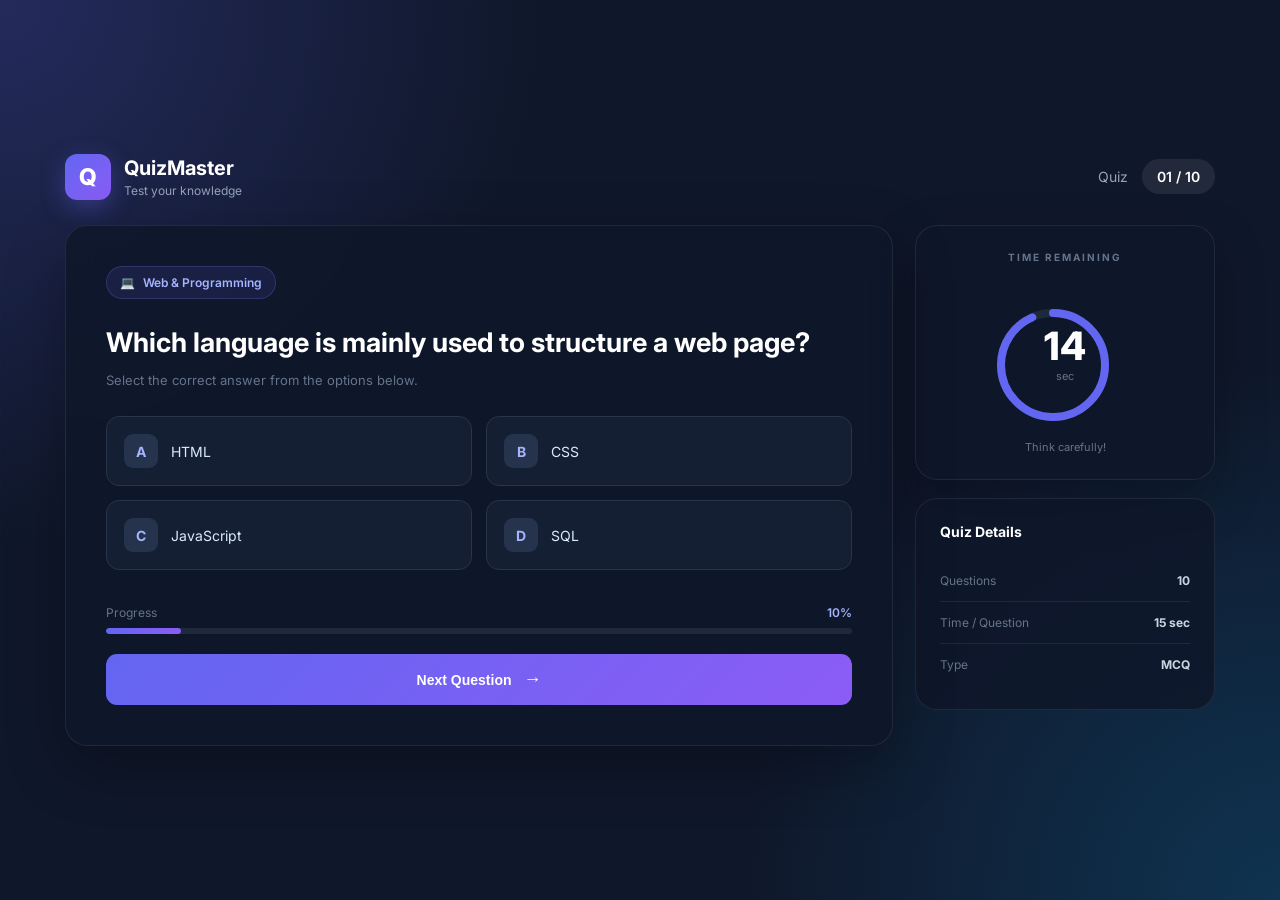
<file: Internship_2027/ApplicationQuiz/index.html>
<!DOCTYPE html>
<html lang="en">
<head>
    <meta charset="UTF-8">
    <meta name="viewport" content="width=device-width, initial-scale=1.0">

    <title>QuizMaster - Online Quiz</title>

    <link rel="stylesheet" href="style.css">
</head>

<body>

    <div class="app">

        <!-- Top Header -->
        <header class="topbar">

            <div class="logo">
                <div class="logo-icon">Q</div>

                <div>
                    <h2>QuizMaster</h2>
                    <p>Test your knowledge</p>
                </div>
            </div>

            <div class="quiz-info">
                <span>Quiz</span>
                <span id="question-number">01 / 10</span>
            </div>

        </header>


        <!-- Main Content -->
        <main class="quiz-wrapper">

            <!-- Left Side -->
            <section class="quiz-card">

                <div class="category">
                    <span>💻</span>
                    Web & Programming
                </div>

                <h1 id="question">
                    Question will appear here
                </h1>

                <p class="instruction">
                    Select the correct answer from the options below.
                </p>


                <!-- Options -->
                <div id="options-container">

                    <!-- JavaScript will create options -->

                </div>


                <!-- Bottom -->
                <div class="bottom-area">

                    <div class="progress-info">
                        <span>Progress</span>
                        <span id="progress-text">10%</span>
                    </div>

                    <div class="progress-bar">
                        <div id="progress"></div>
                    </div>

                    <button id="next-btn">
                        Next Question
                        <span>→</span>
                    </button>

                </div>

            </section>


            <!-- Right Side -->
            <aside class="side-card">

                <!-- Timer -->
                <div class="timer-card">

                    <p>TIME REMAINING</p>

                    <div class="timer-circle">

                        <svg>
                            <circle
                                cx="60"
                                cy="60"
                                r="52">
                            </circle>

                            <circle
                                id="timer-circle"
                                cx="60"
                                cy="60"
                                r="52">
                            </circle>
                        </svg>

                        <div class="timer-number">
                            <span id="timer">15</span>
                            <small>sec</small>
                        </div>

                    </div>

                    <p class="timer-note">
                        Think carefully!
                    </p>

                </div>


                <!-- Quiz Details -->
                <div class="details-card">

                    <h3>Quiz Details</h3>

                    <div class="detail">
                        <span>Questions</span>
                        <strong>10</strong>
                    </div>

                    <div class="detail">
                        <span>Time / Question</span>
                        <strong>15 sec</strong>
                    </div>

                    <div class="detail">
                        <span>Type</span>
                        <strong>MCQ</strong>
                    </div>

                </div>

            </aside>

        </main>

    </div>


    <!-- Result Screen -->
    <div id="result-container" class="result-screen">

        <div class="result-card">

            <div class="trophy">
                🏆
            </div>

            <p class="completed">
                QUIZ COMPLETED
            </p>

            <h1>Great Job!</h1>

            <p class="result-description">
                You have successfully completed the quiz.
            </p>


            <div class="score-box">

                <span>Your Score</span>

                <h2>
                    <span id="score">0</span>
                    <small>/ 10</small>
                </h2>

            </div>


            <div class="result-stats">

                <div>
                    <strong id="correct-count">0</strong>
                    <span>Correct</span>
                </div>

                <div>
                    <strong id="wrong-count">0</strong>
                    <span>Wrong</span>
                </div>

                <div>
                    <strong id="percentage">0%</strong>
                    <span>Percentage</span>
                </div>

            </div>


            <p id="result-message"></p>

            <button id="restart-btn">
                ↻ &nbsp; Try Again
            </button>

        </div>

    </div>


    <script src="script.js"></script>

</body>
</html>
</file>
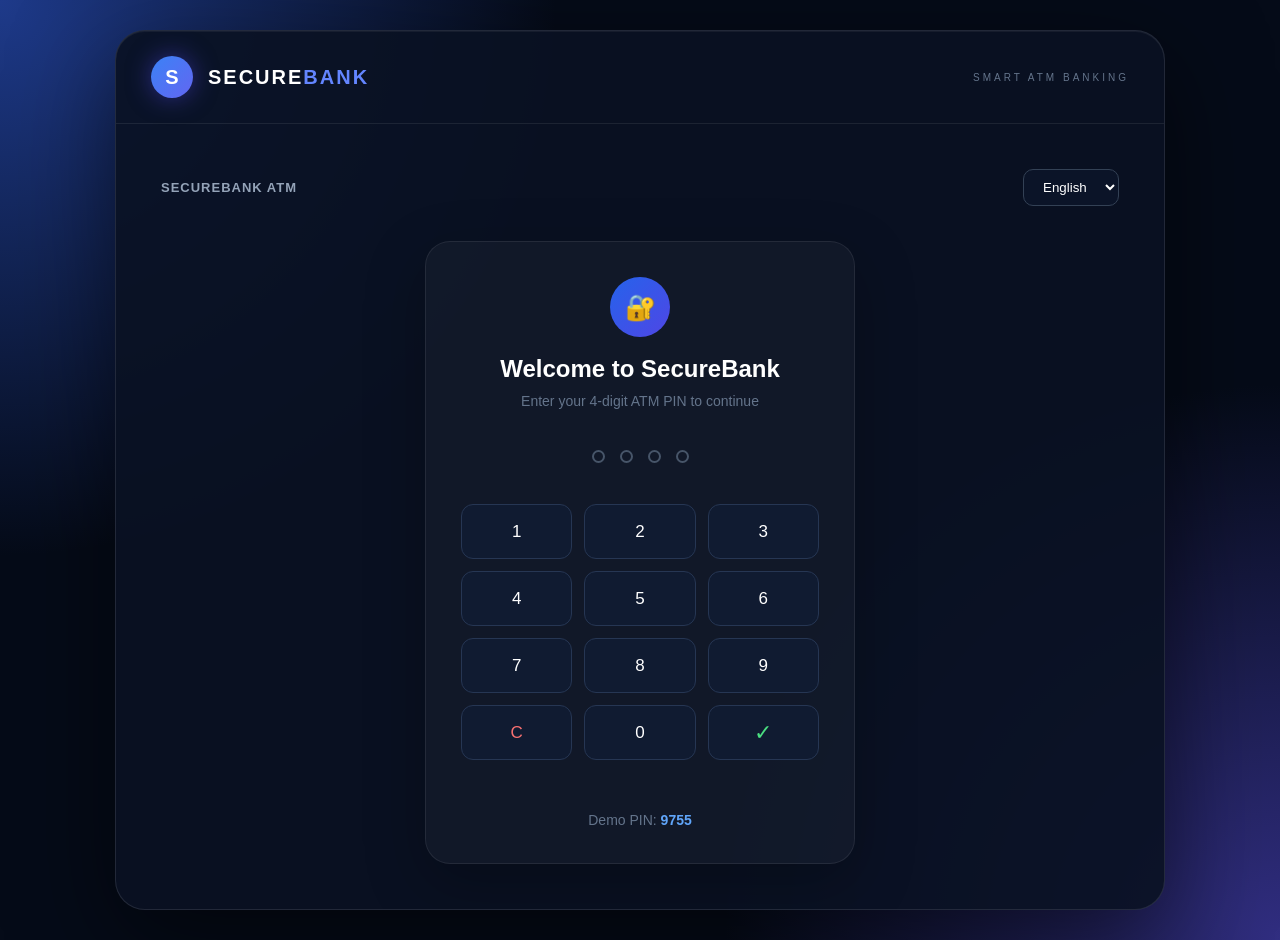
<file: Internship_2027/Atm_Interfaces/index.html>
<!DOCTYPE html>
<html lang="en">
<head>
    <meta charset="UTF-8">
    <meta name="viewport" content="width=device-width, initial-scale=1.0">
    <title>SecureBank ATM</title>
    <link rel="stylesheet" href="style.css">
</head>

<body>

<div class="atm-container">

    <!-- LEFT ATM BRAND -->
    <div class="brand">
        <div class="logo-circle">S</div>
        <h1>SECURE<span>BANK</span></h1>
        <p>SMART ATM BANKING</p>
    </div>

    <!-- PIN SCREEN -->
    <section id="pinScreen" class="screen active">

        <div class="top-bar">
            <span>SECUREBANK ATM</span>

            <select id="language">
                <option value="en">English</option>
                <option value="hi">हिंदी</option>
            </select>
        </div>

        <div class="pin-card">

            <div class="lock-icon">🔐</div>

            <h2 id="welcomeText">Welcome to SecureBank</h2>

            <p id="pinText">
                Enter your 4-digit ATM PIN to continue
            </p>

            <div class="pin-display">
                <span id="dot1"></span>
                <span id="dot2"></span>
                <span id="dot3"></span>
                <span id="dot4"></span>
            </div>

            <div class="keypad">

                <button onclick="enterPin(1)">1</button>
                <button onclick="enterPin(2)">2</button>
                <button onclick="enterPin(3)">3</button>

                <button onclick="enterPin(4)">4</button>
                <button onclick="enterPin(5)">5</button>
                <button onclick="enterPin(6)">6</button>

                <button onclick="enterPin(7)">7</button>
                <button onclick="enterPin(8)">8</button>
                <button onclick="enterPin(9)">9</button>

                <button class="clear" onclick="clearPin()">C</button>
                <button onclick="enterPin(0)">0</button>
                <button class="enter" onclick="verifyPin()">✓</button>

            </div>

            <p id="pinMessage" class="message"></p>

            <p class="demo">
                Demo PIN: <b>9755</b>
            </p>

        </div>
    </section>


    <!-- ATM DASHBOARD -->
    <section id="dashboard" class="screen">

        <div class="dashboard-header">

            <div>
                <p class="small">SECUREBANK ATM</p>
                <h2 id="hello">Welcome, Deepak 👋</h2>
            </div>

            <div class="header-buttons">

                <select id="dashboardLanguage">
                    <option value="en">English</option>
                    <option value="hi">हिंदी</option>
                </select>

                <button class="logout" onclick="logout()">
                    Logout
                </button>

            </div>

        </div>


        <!-- BALANCE -->
        <div class="balance-card">

            <div>
                <p>Available Balance</p>

                <h1>
                    ₹ <span id="balance">25000</span>
                </h1>
            </div>

            <div class="bank-chip">
                ATM
            </div>

        </div>


        <!-- MAIN OPTIONS -->
        <h3 class="section-title">Select Transaction</h3>

        <div class="options">

            <button onclick="showWithdraw()" class="option withdraw">
                <div class="icon">💸</div>
                <div>
                    <strong>Withdraw Money</strong>
                    <span>Take cash from your account</span>
                </div>
            </button>


            <button onclick="showDeposit()" class="option deposit">
                <div class="icon">💰</div>
                <div>
                    <strong>Deposit Money</strong>
                    <span>Add money to your account</span>
                </div>
            </button>


            <button onclick="checkBalance()" class="option">
                <div class="icon">💳</div>
                <div>
                    <strong>Check Balance</strong>
                    <span>View your current balance</span>
                </div>
            </button>


            <button onclick="showHistory()" class="option">
                <div class="icon">📜</div>
                <div>
                    <strong>Transaction History</strong>
                    <span>View recent transactions</span>
                </div>
            </button>

        </div>

    </section>


    <!-- WITHDRAW SCREEN -->
    <section id="withdrawScreen" class="screen">

        <div class="transaction-header">

            <button onclick="backDashboard()" class="back">
                ← Back
            </button>

            <h2>Withdraw Money</h2>

        </div>


        <div class="transaction-card">

            <div class="money-icon">💸</div>

            <h2>Enter Withdrawal Amount</h2>

            <p>How much money would you like to withdraw?</p>

            <div class="amount-input">
                <span>₹</span>
                <input
                    type="number"
                    id="withdrawAmount"
                    placeholder="Enter amount"
                    min="100">
            </div>


            <div class="quick-buttons">

                <button onclick="setWithdraw(500)">₹500</button>
                <button onclick="setWithdraw(1000)">₹1,000</button>
                <button onclick="setWithdraw(2000)">₹2,000</button>
                <button onclick="setWithdraw(5000)">₹5,000</button>

            </div>


            <button class="confirm-btn" onclick="confirmWithdraw()">
                Confirm Withdrawal →
            </button>

            <p id="withdrawMessage" class="message"></p>

        </div>

    </section>


    <!-- DEPOSIT SCREEN -->
    <section id="depositScreen" class="screen">

        <div class="transaction-header">

            <button onclick="backDashboard()" class="back">
                ← Back
            </button>

            <h2>Deposit Money</h2>

        </div>


        <div class="transaction-card">

            <div class="money-icon">💰</div>

            <h2>Enter Deposit Amount</h2>

            <p>Enter the amount you want to deposit.</p>

            <div class="amount-input">
                <span>₹</span>

                <input
                    type="number"
                    id="depositAmount"
                    placeholder="Enter amount"
                    min="100">

            </div>


            <div class="quick-buttons">

                <button onclick="setDeposit(500)">₹500</button>
                <button onclick="setDeposit(1000)">₹1,000</button>
                <button onclick="setDeposit(2000)">₹2,000</button>
                <button onclick="setDeposit(5000)">₹5,000</button>

            </div>


            <button class="confirm-btn deposit-btn"
                    onclick="confirmDeposit()">

                Confirm Deposit →

            </button>

            <p id="depositMessage" class="message"></p>

        </div>

    </section>


    <!-- HISTORY SCREEN -->
    <section id="historyScreen" class="screen">

        <div class="transaction-header">

            <button onclick="backDashboard()" class="back">
                ← Back
            </button>

            <h2>Transaction History</h2>

        </div>


        <div class="history-card">

            <div id="historyList">

                <div class="transaction">
                    <div>
                        <strong>Opening Balance</strong>
                        <span>SecureBank ATM</span>
                    </div>

                    <b>₹25,000</b>
                </div>

            </div>

        </div>

    </section>


    <!-- SUCCESS MODAL -->
    <div id="successModal" class="modal">

        <div class="success-box">

            <div class="success-icon">✓</div>

            <h2 id="successTitle">
                Transaction Successful
            </h2>

            <p id="successText">
                Your transaction has been completed successfully.
            </p>

            <button onclick="closeSuccess()">
                Continue
            </button>

        </div>

    </div>

</div>


<script src="script.js"></script>

</body>
</html>
</file>
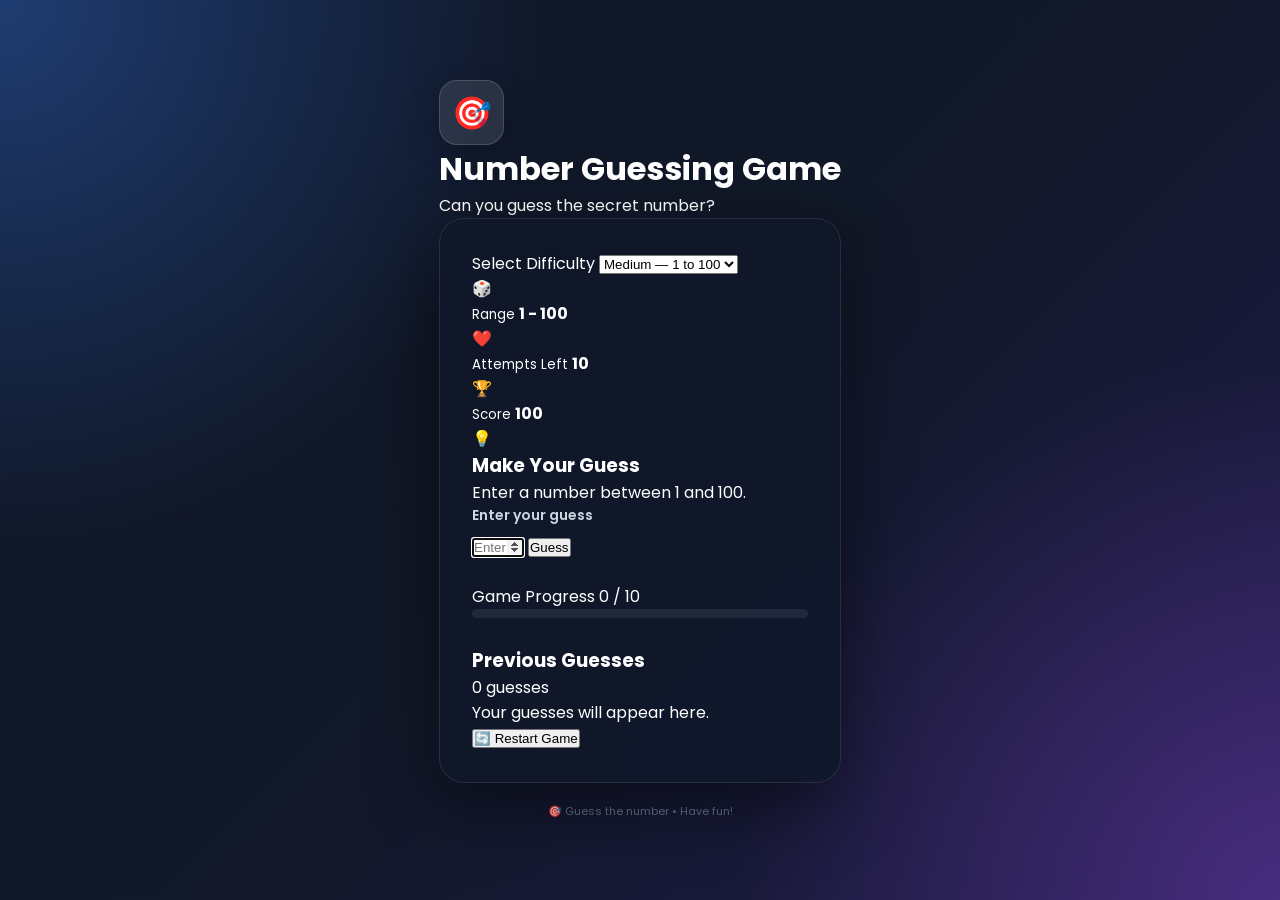
<file: Internship_2027/number_Gessing/index.html>
<!DOCTYPE html>
<html lang="en">
<head>
    <meta charset="UTF-8">
    <meta name="viewport" content="width=device-width, initial-scale=1.0">

    <title>Number Guessing Game</title>

    <!-- Google Font -->
    <link rel="preconnect" href="https://fonts.googleapis.com">
    <link rel="preconnect" href="https://fonts.gstatic.com" crossorigin>
    <link href="https://fonts.googleapis.com/css2?family=Poppins:wght@400;500;600;700&display=swap" rel="stylesheet">

    <!-- CSS -->
    <link rel="stylesheet" href="style.css">
</head>

<body>

<div class="game-container">

    <!-- Header -->
    <header class="game-header">
        <div class="logo">🎯</div>

        <div>
            <h1>Number Guessing Game</h1>
            <p>Can you guess the secret number?</p>
        </div>
    </header>


    <!-- Game Card -->
    <main class="game-card">

        <!-- Difficulty -->
        <div class="difficulty-section">

            <label for="difficulty">
                Select Difficulty
            </label>

            <select id="difficulty">
                <option value="easy">Easy — 1 to 50</option>
                <option value="medium" selected>Medium — 1 to 100</option>
                <option value="hard">Hard — 1 to 500</option>
            </select>

        </div>


        <!-- Game Information -->
        <div class="info-grid">

            <div class="info-box">
                <span>🎲</span>
                <div>
                    <small>Range</small>
                    <strong id="rangeText">1 - 100</strong>
                </div>
            </div>

            <div class="info-box">
                <span>❤️</span>
                <div>
                    <small>Attempts Left</small>
                    <strong id="attemptsText">10</strong>
                </div>
            </div>

            <div class="info-box">
                <span>🏆</span>
                <div>
                    <small>Score</small>
                    <strong id="scoreText">100</strong>
                </div>
            </div>

        </div>


        <!-- Status -->
        <div class="status-box" id="statusBox">
            <span class="status-icon">💡</span>

            <div>
                <h3 id="statusTitle">Make Your Guess</h3>

                <p id="statusMessage">
                    Enter a number between 1 and 100.
                </p>
            </div>
        </div>


        <!-- Input -->
        <div class="guess-section">

            <label for="guessInput">
                Enter your guess
            </label>

            <div class="input-row">

                <input
                    type="number"
                    id="guessInput"
                    placeholder="Enter number..."
                    min="1"
                    max="100"
                >

                <button id="guessBtn">
                    Guess
                </button>

            </div>

        </div>


        <!-- Progress -->
        <div class="progress-section">

            <div class="progress-info">
                <span>Game Progress</span>

                <span id="progressText">
                    0 / 10
                </span>
            </div>

            <div class="progress-bar">
                <div id="progressFill"></div>
            </div>

        </div>


        <!-- Previous Guesses -->
        <div class="history-section">

            <div class="section-title">
                <h3>Previous Guesses</h3>
                <span id="guessCount">0 guesses</span>
            </div>

            <div id="guessHistory" class="guess-history">
                <span class="empty-history">
                    Your guesses will appear here.
                </span>
            </div>

        </div>


        <!-- Restart -->
        <button id="restartBtn" class="restart-btn">
            🔄 Restart Game
        </button>

    </main>


    <!-- Footer -->
    <footer>
        <p>🎯 Guess the number • Have fun!</p>
    </footer>

</div>


<!-- JavaScript -->
<script src="script.js"></script>

</body>
</html>
</file>
<file: Internship_2027/ApplicationQuiz/style.css>
@import url('https://fonts.googleapis.com/css2?family=Inter:wght@400;500;600;700;800&display=swap');


/* =========================
   BASIC RESET
========================= */

* {
    margin: 0;
    padding: 0;
    box-sizing: border-box;
}


body {
    font-family: 'Inter', sans-serif;

    min-height: 100vh;

    background:
        radial-gradient(
            circle at top left,
            rgba(99, 102, 241, 0.25),
            transparent 35%
        ),
        radial-gradient(
            circle at bottom right,
            rgba(14, 165, 233, 0.20),
            transparent 35%
        ),
        #0f172a;

    color: #ffffff;

    display: flex;
    justify-content: center;
    align-items: center;

    padding: 30px;
}


/* =========================
   MAIN APP
========================= */

.app {
    width: 100%;
    max-width: 1150px;
}


/* =========================
   TOP BAR
========================= */

.topbar {
    display: flex;

    justify-content: space-between;
    align-items: center;

    margin-bottom: 25px;
}


.logo {
    display: flex;
    align-items: center;
    gap: 13px;
}


.logo-icon {
    width: 46px;
    height: 46px;

    border-radius: 12px;

    background: linear-gradient(
        135deg,
        #6366f1,
        #8b5cf6
    );

    display: flex;
    align-items: center;
    justify-content: center;

    font-size: 23px;
    font-weight: 800;

    box-shadow:
        0 8px 25px rgba(99, 102, 241, 0.35);
}


.logo h2 {
    font-size: 20px;
}


.logo p {
    color: #94a3b8;

    font-size: 12px;

    margin-top: 3px;
}


.quiz-info {
    display: flex;

    align-items: center;

    gap: 14px;

    color: #94a3b8;

    font-size: 14px;
}


.quiz-info span:last-child {
    color: white;

    background: rgba(255,255,255,0.08);

    padding: 9px 15px;

    border-radius: 20px;

    font-weight: 600;
}


/* =========================
   MAIN LAYOUT
========================= */

.quiz-wrapper {
    display: grid;

    grid-template-columns: 1fr 300px;

    gap: 22px;
}


/* =========================
   QUIZ CARD
========================= */

.quiz-card {
    background: rgba(15, 23, 42, 0.85);

    border: 1px solid rgba(255,255,255,0.08);

    border-radius: 22px;

    padding: 40px;

    box-shadow:
        0 20px 60px rgba(0,0,0,0.3);

    backdrop-filter: blur(15px);
}


/* Category */

.category {
    display: inline-flex;

    align-items: center;

    gap: 8px;

    color: #a5b4fc;

    background: rgba(99,102,241,0.12);

    border: 1px solid rgba(129,140,248,0.2);

    padding: 8px 13px;

    border-radius: 20px;

    font-size: 12px;

    font-weight: 600;

    margin-bottom: 24px;
}


/* Question */

#question {
    font-size: 27px;

    line-height: 1.45;

    max-width: 760px;

    margin-bottom: 10px;
}


.instruction {
    color: #64748b;

    font-size: 13px;

    margin-bottom: 28px;
}


/* =========================
   OPTIONS
========================= */

#options-container {
    display: grid;

    grid-template-columns: 1fr 1fr;

    gap: 14px;
}


.option {
    border: 1px solid #273449;

    background: #151f33;

    color: #dbeafe;

    border-radius: 13px;

    padding: 17px;

    min-height: 65px;

    cursor: pointer;

    display: flex;

    align-items: center;

    gap: 13px;

    text-align: left;

    transition: 0.25s;

    font-family: inherit;

    font-size: 14px;
}


.option:hover {
    transform: translateY(-2px);

    border-color: #6366f1;

    background: #1b2741;
}


/* Option letter */

.option-letter {
    min-width: 34px;

    height: 34px;

    border-radius: 9px;

    background: #26334c;

    color: #a5b4fc;

    display: flex;

    justify-content: center;

    align-items: center;

    font-weight: 700;
}


/* Selected */

.option.selected {
    border-color: #818cf8;

    background:
        rgba(99,102,241,0.16);

    box-shadow:
        0 0 0 2px rgba(99,102,241,0.08);
}


/* Correct */

.option.correct {
    border-color: #22c55e;

    background: rgba(34,197,94,0.12);

    color: #dcfce7;
}


.option.correct .option-letter {
    background: #22c55e;

    color: white;
}


/* Wrong */

.option.wrong {
    border-color: #ef4444;

    background: rgba(239,68,68,0.12);
}


.option.wrong .option-letter {
    background: #ef4444;

    color: white;
}


/* Disabled */

.option:disabled {
    cursor: not-allowed;
}


/* =========================
   BOTTOM
========================= */

.bottom-area {
    margin-top: 35px;
}


.progress-info {
    display: flex;

    justify-content: space-between;

    color: #64748b;

    font-size: 12px;

    margin-bottom: 8px;
}


#progress-text {
    color: #a5b4fc;

    font-weight: 600;
}


.progress-bar {
    height: 6px;

    background: #1e293b;

    border-radius: 10px;

    overflow: hidden;

    margin-bottom: 20px;
}


#progress {
    height: 100%;

    width: 10%;

    background: linear-gradient(
        90deg,
        #6366f1,
        #8b5cf6
    );

    border-radius: 10px;

    transition: width 0.4s ease;
}


/* Next Button */

#next-btn {
    width: 100%;

    border: none;

    background: linear-gradient(
        135deg,
        #6366f1,
        #8b5cf6
    );

    color: white;

    padding: 15px;

    border-radius: 11px;

    font-size: 14px;

    font-weight: 700;

    cursor: pointer;

    transition: 0.25s;
}


#next-btn:hover {
    transform: translateY(-2px);

    box-shadow:
        0 10px 30px rgba(99,102,241,0.35);
}


#next-btn span {
    margin-left: 8px;

    font-size: 18px;
}


/* =========================
   RIGHT SIDEBAR
========================= */

.side-card {
    display: flex;

    flex-direction: column;

    gap: 18px;
}


/* Timer Card */

.timer-card {
    background: rgba(15, 23, 42, 0.85);

    border: 1px solid rgba(255,255,255,0.08);

    border-radius: 22px;

    padding: 25px;

    text-align: center;

    box-shadow:
        0 20px 50px rgba(0,0,0,0.25);
}


.timer-card > p:first-child {
    color: #64748b;

    font-size: 10px;

    letter-spacing: 2px;

    font-weight: 700;

    margin-bottom: 17px;
}


/* Timer Circle */

.timer-circle {
    position: relative;

    width: 145px;
    height: 145px;

    margin: auto;
}


.timer-circle svg {
    width: 145px;
    height: 145px;

    transform: rotate(-90deg);
}


.timer-circle circle {
    fill: none;

    stroke-width: 8;
}


.timer-circle circle:first-child {
    stroke: #1e293b;
}


#timer-circle {
    stroke: #6366f1;

    stroke-linecap: round;

    stroke-dasharray: 326.7;

    stroke-dashoffset: 0;

    transition:
        stroke-dashoffset 1s linear,
        stroke 0.3s;
}


.timer-number {
    position: absolute;

    inset: 0;

    display: flex;

    align-items: center;

    justify-content: center;

    flex-direction: column;
}


.timer-number span {
    font-size: 39px;

    font-weight: 800;
}


.timer-number small {
    color: #64748b;

    font-size: 11px;
}


.timer-note {
    color: #64748b;

    font-size: 11px;

    margin-top: 15px;
}


/* =========================
   DETAILS
========================= */

.details-card {
    background: rgba(15, 23, 42, 0.85);

    border: 1px solid rgba(255,255,255,0.08);

    border-radius: 22px;

    padding: 24px;
}


.details-card h3 {
    font-size: 14px;

    margin-bottom: 20px;
}


.detail {
    display: flex;

    justify-content: space-between;

    padding: 13px 0;

    border-bottom: 1px solid #1e293b;

    color: #64748b;

    font-size: 12px;
}


.detail:last-child {
    border-bottom: none;
}


.detail strong {
    color: #cbd5e1;
}


/* =========================
   RESULT SCREEN
========================= */

.result-screen {
    display: none;

    position: fixed;

    inset: 0;

    background:
        radial-gradient(
            circle at center,
            #172554,
            #0f172a 65%
        );

    z-index: 10;

    justify-content: center;

    align-items: center;

    padding: 20px;
}


.result-card {
    width: 100%;

    max-width: 480px;

    background: #111827;

    border: 1px solid rgba(255,255,255,0.08);

    border-radius: 25px;

    padding: 42px;

    text-align: center;

    box-shadow:
        0 30px 100px rgba(0,0,0,0.5);
}


.trophy {
    width: 75px;
    height: 75px;

    background:
        rgba(99,102,241,0.15);

    border-radius: 50%;

    display: flex;

    align-items: center;

    justify-content: center;

    font-size: 36px;

    margin: 0 auto 20px;
}


.completed {
    color: #818cf8;

    font-size: 11px;

    font-weight: 800;

    letter-spacing: 2px;
}


.result-card h1 {
    font-size: 30px;

    margin-top: 8px;
}


.result-description {
    color: #64748b;

    font-size: 13px;

    margin-top: 8px;
}


/* Score */

.score-box {
    background: #151f33;

    border: 1px solid #273449;

    border-radius: 15px;

    padding: 20px;

    margin: 25px 0 15px;
}


.score-box span {
    color: #64748b;

    font-size: 12px;
}


.score-box h2 {
    color: #a5b4fc;

    font-size: 48px;

    margin-top: 5px;
}


.score-box small {
    color: #475569;

    font-size: 20px;
}


/* Result Stats */

.result-stats {
    display: grid;

    grid-template-columns: repeat(3, 1fr);

    gap: 10px;
}


.result-stats div {
    background: #151f33;

    padding: 14px 5px;

    border-radius: 12px;
}


.result-stats strong {
    display: block;

    color: white;

    font-size: 18px;
}


.result-stats span {
    color: #64748b;

    font-size: 10px;
}


#result-message {
    color: #94a3b8;

    font-size: 13px;

    margin: 22px 0;
}


/* Restart */

#restart-btn {
    border: none;

    width: 100%;

    padding: 14px;

    border-radius: 10px;

    color: white;

    background:
        linear-gradient(
            135deg,
            #6366f1,
            #8b5cf6
        );

    font-weight: 700;

    cursor: pointer;
}


/* =========================
   RESPONSIVE
========================= */

@media (max-width: 850px) {

    body {
        padding: 18px;
    }

    .quiz-wrapper {
        grid-template-columns: 1fr;
    }

    .side-card {
        display: grid;

        grid-template-columns: 1fr 1fr;
    }

    #question {
        font-size: 23px;
    }
}


@media (max-width: 600px) {

    .topbar {
        align-items: flex-start;
    }

    .quiz-info {
        display: none;
    }

    .quiz-card {
        padding: 25px 20px;
    }

    #options-container {
        grid-template-columns: 1fr;
    }

    #question {
        font-size: 20px;
    }

    .side-card {
        grid-template-columns: 1fr;
    }

    .result-card {
        padding: 30px 20px;
    }

    .result-stats {
        gap: 6px;
    }
}
</file>
<file: Internship_2027/Atm_Interfaces/style.css>
* {
    margin: 0;
    padding: 0;
    box-sizing: border-box;
    font-family: Arial, Helvetica, sans-serif;
}

body {
    min-height: 100vh;

    background:
        radial-gradient(circle at top left, #1e3a8a 0%, transparent 35%),
        radial-gradient(circle at bottom right, #312e81 0%, transparent 35%),
        #050b18;

    display: flex;
    justify-content: center;
    align-items: center;

    color: white;

    padding: 30px;
}


/* MAIN ATM */

.atm-container {
    width: 100%;
    max-width: 1050px;
    min-height: 680px;

    background: rgba(10, 18, 35, 0.92);

    border: 1px solid rgba(255,255,255,0.1);

    border-radius: 30px;

    box-shadow:
        0 30px 100px rgba(0,0,0,0.55),
        inset 0 1px rgba(255,255,255,0.05);

    overflow: hidden;

    position: relative;
}


/* BRAND */

.brand {
    padding: 25px 35px;

    display: flex;
    align-items: center;
    gap: 15px;

    border-bottom: 1px solid rgba(255,255,255,0.08);
}

.logo-circle {
    width: 42px;
    height: 42px;

    border-radius: 50%;

    display: flex;
    justify-content: center;
    align-items: center;

    font-weight: bold;
    font-size: 20px;

    background: linear-gradient(135deg, #3b82f6, #6366f1);

    box-shadow: 0 0 25px rgba(79,70,229,0.5);
}

.brand h1 {
    font-size: 20px;
    letter-spacing: 2px;
}

.brand h1 span {
    color: #6385ff;
}

.brand p {
    margin-left: auto;

    font-size: 10px;
    letter-spacing: 3px;

    color: #64748b;
}


/* SCREEN */

.screen {
    display: none;

    padding: 45px;

    min-height: 600px;
}

.screen.active {
    display: block;
}


/* PIN SCREEN */

.top-bar {
    display: flex;
    justify-content: space-between;
    align-items: center;

    margin-bottom: 35px;

    color: #94a3b8;
}

.top-bar span {
    font-size: 13px;
    font-weight: bold;
    letter-spacing: 1px;
}

select {
    background: #0b1428;
    color: white;

    border: 1px solid #334155;

    border-radius: 10px;

    padding: 9px 15px;

    outline: none;
}

.pin-card {
    width: 430px;
    max-width: 100%;

    margin: auto;

    text-align: center;

    background: rgba(255,255,255,0.035);

    border: 1px solid rgba(255,255,255,0.08);

    border-radius: 25px;

    padding: 35px;

    box-shadow: 0 20px 60px rgba(0,0,0,0.25);
}

.lock-icon {
    width: 60px;
    height: 60px;

    margin: auto auto 18px;

    display: flex;
    align-items: center;
    justify-content: center;

    border-radius: 50%;

    background: linear-gradient(135deg, #2563eb, #4f46e5);

    font-size: 25px;
}

.pin-card h2 {
    margin-bottom: 10px;
}

.pin-card p {
    color: #64748b;
    font-size: 14px;
}


/* PIN DOTS */

.pin-display {
    height: 55px;

    display: flex;

    justify-content: center;
    align-items: center;

    gap: 15px;

    margin: 20px 0;
}

.pin-display span {
    width: 13px;
    height: 13px;

    border-radius: 50%;

    border: 2px solid #475569;

    transition: 0.2s;
}

.pin-display span.active {
    background: #4f46e5;

    border-color: #6366f1;

    box-shadow: 0 0 15px #4f46e5;
}


/* KEYPAD */

.keypad {
    display: grid;

    grid-template-columns: repeat(3, 1fr);

    gap: 12px;
}

.keypad button {
    height: 55px;

    border: 1px solid #263653;

    border-radius: 12px;

    background: #101b31;

    color: white;

    font-size: 17px;

    cursor: pointer;

    transition: 0.2s;
}

.keypad button:hover {
    background: #243557;

    transform: translateY(-2px);

    border-color: #4f46e5;
}

.keypad .clear {
    color: #f87171;
}

.keypad .enter {
    color: #4ade80;

    font-size: 22px;
}

.message {
    min-height: 22px;

    margin-top: 15px;

    color: #f87171 !important;

    font-size: 13px !important;
}

.demo {
    margin-top: 15px;
}

.demo b {
    color: #60a5fa;
}


/* DASHBOARD */

.dashboard-header {
    display: flex;

    justify-content: space-between;

    align-items: center;

    margin-bottom: 30px;
}

.small {
    color: #64748b;

    font-size: 11px;

    letter-spacing: 2px;
}

.dashboard-header h2 {
    margin-top: 7px;
}

.header-buttons {
    display: flex;
    gap: 10px;
}

.logout {
    padding: 10px 17px;

    border: 1px solid #334155;

    background: transparent;

    color: #f87171;

    border-radius: 10px;

    cursor: pointer;
}


/* BALANCE */

.balance-card {
    min-height: 170px;

    border-radius: 22px;

    padding: 30px;

    background:
        linear-gradient(135deg,
        #1d4ed8,
        #4f46e5 55%,
        #7c3aed);

    display: flex;

    justify-content: space-between;

    align-items: center;

    box-shadow: 0 20px 50px rgba(37,99,235,0.25);
}

.balance-card p {
    color: #cbd5e1;

    font-size: 13px;
}

.balance-card h1 {
    font-size: 38px;

    margin-top: 10px;
}

.bank-chip {
    width: 70px;
    height: 70px;

    border-radius: 20px;

    background: rgba(255,255,255,0.15);

    display: flex;

    align-items: center;

    justify-content: center;

    font-weight: bold;

    letter-spacing: 2px;
}


/* OPTIONS */

.section-title {
    margin: 30px 0 18px;

    color: #cbd5e1;
}

.options {
    display: grid;

    grid-template-columns: repeat(2, 1fr);

    gap: 15px;
}

.option {
    border: 1px solid #1e293b;

    background: #0d172b;

    border-radius: 18px;

    padding: 22px;

    color: white;

    display: flex;

    gap: 18px;

    text-align: left;

    align-items: center;

    cursor: pointer;

    transition: 0.25s;
}

.option:hover {
    transform: translateY(-4px);

    border-color: #4f46e5;

    background: #111f3a;

    box-shadow: 0 15px 35px rgba(0,0,0,0.25);
}

.option .icon {
    width: 52px;
    height: 52px;

    border-radius: 15px;

    background: rgba(79,70,229,0.15);

    display: flex;

    align-items: center;

    justify-content: center;

    font-size: 22px;
}

.option strong {
    display: block;

    font-size: 15px;

    margin-bottom: 7px;
}

.option span {
    color: #64748b;

    font-size: 12px;
}

.withdraw .icon {
    background: rgba(239,68,68,0.12);
}

.deposit .icon {
    background: rgba(34,197,94,0.12);
}


/* TRANSACTION */

.transaction-header {
    display: flex;

    align-items: center;

    gap: 20px;

    margin-bottom: 35px;
}

.transaction-header h2 {
    font-size: 25px;
}

.back {
    background: #101b31;

    color: white;

    border: 1px solid #334155;

    border-radius: 10px;

    padding: 10px 17px;

    cursor: pointer;
}

.transaction-card {
    max-width: 650px;

    margin: auto;

    text-align: center;

    background: #0c162b;

    border: 1px solid #1e293b;

    border-radius: 25px;

    padding: 40px;
}

.money-icon {
    font-size: 42px;

    margin-bottom: 15px;
}

.transaction-card h2 {
    margin-bottom: 8px;
}

.transaction-card p {
    color: #64748b;

    font-size: 14px;
}


/* AMOUNT */

.amount-input {
    margin: 30px auto 20px;

    max-width: 450px;

    display: flex;

    align-items: center;

    background: #070e1d;

    border: 2px solid #334155;

    border-radius: 15px;

    padding: 0 20px;

    transition: 0.2s;
}

.amount-input:focus-within {
    border-color: #6366f1;

    box-shadow: 0 0 20px rgba(99,102,241,0.15);
}

.amount-input span {
    color: #60a5fa;

    font-size: 25px;

    font-weight: bold;
}

.amount-input input {
    width: 100%;

    padding: 18px;

    border: none;

    outline: none;

    background: transparent;

    color: white;

    font-size: 22px;

    text-align: center;
}


/* QUICK AMOUNTS */

.quick-buttons {
    display: flex;

    justify-content: center;

    gap: 10px;

    flex-wrap: wrap;

    margin-bottom: 25px;
}

.quick-buttons button {
    padding: 10px 18px;

    border: 1px solid #334155;

    background: #101b31;

    color: #cbd5e1;

    border-radius: 9px;

    cursor: pointer;
}

.quick-buttons button:hover {
    border-color: #6366f1;

    color: white;
}


/* CONFIRM */

.confirm-btn {
    width: 100%;

    max-width: 450px;

    border: none;

    padding: 16px;

    border-radius: 12px;

    color: white;

    font-size: 15px;

    font-weight: bold;

    background: linear-gradient(90deg, #2563eb, #4f46e5);

    cursor: pointer;

    box-shadow: 0 10px 30px rgba(79,70,229,0.25);
}

.confirm-btn:hover {
    transform: translateY(-2px);
}

.deposit-btn {
    background: linear-gradient(90deg, #059669, #16a34a);
}


/* HISTORY */

.history-card {
    max-width: 700px;

    margin: auto;

    background: #0c162b;

    border: 1px solid #1e293b;

    border-radius: 20px;

    padding: 20px;
}

.transaction {
    display: flex;

    justify-content: space-between;

    align-items: center;

    padding: 20px;

    border-bottom: 1px solid #1e293b;
}

.transaction:last-child {
    border-bottom: none;
}

.transaction span {
    display: block;

    margin-top: 5px;

    color: #64748b;

    font-size: 12px;
}

.transaction b {
    color: #4ade80;
}


/* MODAL */

.modal {
    display: none;

    position: fixed;

    inset: 0;

    background: rgba(0,0,0,0.75);

    align-items: center;

    justify-content: center;

    z-index: 100;
}

.modal.show {
    display: flex;
}

.success-box {
    width: 400px;

    max-width: 90%;

    background: #0d172b;

    border: 1px solid #334155;

    border-radius: 25px;

    padding: 40px;

    text-align: center;

    animation: popup 0.3s ease;
}

@keyframes popup {
    from {
        transform: scale(0.8);

        opacity: 0;
    }

    to {
        transform: scale(1);

        opacity: 1;
    }
}

.success-icon {
    width: 70px;
    height: 70px;

    margin: auto auto 20px;

    border-radius: 50%;

    background: #16a34a;

    display: flex;

    align-items: center;

    justify-content: center;

    font-size: 35px;
}

.success-box p {
    color: #94a3b8;

    margin: 10px 0 25px;
}

.success-box button {
    width: 100%;

    border: none;

    padding: 13px;

    border-radius: 10px;

    color: white;

    background: linear-gradient(90deg, #2563eb, #4f46e5);

    cursor: pointer;
}


/* RESPONSIVE */

@media (max-width: 700px) {

    body {
        padding: 10px;
    }

    .atm-container {
        border-radius: 20px;
    }

    .brand {
        padding: 20px;
    }

    .brand p {
        display: none;
    }

    .screen {
        padding: 25px 18px;
    }

    .options {
        grid-template-columns: 1fr;
    }

    .dashboard-header {
        flex-direction: column;

        align-items: flex-start;

        gap: 15px;
    }

    .balance-card {
        min-height: 140px;

        padding: 22px;
    }

    .balance-card h1 {
        font-size: 30px;
    }

    .transaction-card {
        padding: 25px 18px;
    }

    .transaction-header {
        align-items: flex-start;
    }

    .transaction-header h2 {
        font-size: 20px;
    }
}
</file>
<file: Internship_2027/number_Gessing/style.css>
/* =========================================
   GLOBAL
========================================= */

* {
    margin: 0;
    padding: 0;
    box-sizing: border-box;
}

body {
    font-family: "Poppins", sans-serif;

    min-height: 100vh;

    display: flex;
    justify-content: center;
    align-items: center;

    padding: 30px 15px;

    color: #ffffff;

    background:
        radial-gradient(
            circle at top left,
            rgba(59, 130, 246, 0.35),
            transparent 35%
        ),
        radial-gradient(
            circle at bottom right,
            rgba(168, 85, 247, 0.30),
            transparent 35%
        ),
        linear-gradient(
            135deg,
            #0f172a,
            #111827,
            #1e1b4b
        );
}


/* =========================================
   MAIN CONTAINER
========================================= */

.container {
    width: 100%;
    max-width: 900px;
}


/* =========================================
   HEADER
========================================= */

.header {
    display: flex;
    align-items: center;

    gap: 18px;

    margin-bottom: 25px;
}

.logo {
    width: 65px;
    height: 65px;

    display: flex;
    align-items: center;
    justify-content: center;

    font-size: 32px;

    background: rgba(255, 255, 255, 0.10);

    border: 1px solid rgba(255, 255, 255, 0.15);

    border-radius: 18px;

    box-shadow:
        0 10px 30px rgba(0, 0, 0, 0.25);
}

.header h1 {
    font-size: 30px;

    font-weight: 700;

    background:
        linear-gradient(
            90deg,
            #60a5fa,
            #a78bfa,
            #f472b6
        );

    -webkit-background-clip: text;
    -webkit-text-fill-color: transparent;
}

.header p {
    margin-top: 4px;

    color: #94a3b8;

    font-size: 13px;
}


/* =========================================
   GAME CARD
========================================= */

.game-card {
    width: 100%;

    padding: 32px;

    background: rgba(15, 23, 42, 0.88);

    border: 1px solid rgba(255, 255, 255, 0.10);

    border-radius: 25px;

    box-shadow:
        0 25px 70px rgba(0, 0, 0, 0.45);

    backdrop-filter: blur(20px);
}


/* =========================================
   DIFFICULTY
========================================= */

.difficulty {
    margin-bottom: 25px;
}

.difficulty label {
    display: block;

    margin-bottom: 8px;

    color: #cbd5e1;

    font-size: 14px;

    font-weight: 600;
}

.difficulty select {
    width: 100%;

    padding: 13px 15px;

    color: #ffffff;

    background: #1e293b;

    border: 1px solid #334155;

    border-radius: 12px;

    font-family: "Poppins", sans-serif;

    font-size: 14px;

    outline: none;

    cursor: pointer;
}

.difficulty select:focus {
    border-color: #6366f1;

    box-shadow:
        0 0 0 3px rgba(99, 102, 241, 0.12);
}


/* =========================================
   INFORMATION CARDS
========================================= */

.info-container {
    display: grid;

    grid-template-columns: repeat(3, 1fr);

    gap: 15px;

    margin-bottom: 25px;
}

.info-card {
    display: flex;

    align-items: center;

    gap: 12px;

    padding: 17px;

    background: rgba(255, 255, 255, 0.06);

    border: 1px solid rgba(255, 255, 255, 0.08);

    border-radius: 15px;

    transition: 0.25s;
}

.info-card:hover {
    transform: translateY(-3px);

    background: rgba(255, 255, 255, 0.09);

    border-color: rgba(129, 140, 248, 0.35);
}

.info-icon {
    width: 43px;
    height: 43px;

    display: flex;
    align-items: center;
    justify-content: center;

    background: rgba(99, 102, 241, 0.15);

    border-radius: 12px;

    font-size: 20px;
}

.info-card span {
    display: block;

    color: #94a3b8;

    font-size: 11px;
}

.info-card strong {
    display: block;

    margin-top: 2px;

    color: #ffffff;

    font-size: 19px;
}


/* =========================================
   MESSAGE
========================================= */

.message {
    display: flex;

    align-items: flex-start;

    gap: 14px;

    padding: 18px;

    margin-bottom: 25px;

    background: rgba(59, 130, 246, 0.10);

    border: 1px solid rgba(96, 165, 250, 0.25);

    border-radius: 15px;

    transition: 0.3s;
}

.message-icon {
    font-size: 25px;
}

.message h3 {
    margin-bottom: 4px;

    font-size: 16px;

    color: #60a5fa;
}

.message p {
    color: #aeb9ca;

    font-size: 13px;

    line-height: 1.6;
}


/* =========================================
   GUESS SECTION
========================================= */

.guess-section {
    margin-bottom: 25px;
}

.guess-section label {
    display: block;

    margin-bottom: 8px;

    color: #cbd5e1;

    font-size: 14px;

    font-weight: 600;
}

.input-group {
    display: flex;

    gap: 12px;
}

#guess {
    flex: 1;

    width: 100%;

    padding: 15px 16px;

    color: #ffffff;

    background: #111827;

    border: 1px solid #334155;

    border-radius: 12px;

    font-family: "Poppins", sans-serif;

    font-size: 15px;

    outline: none;

    transition: 0.25s;
}

#guess::placeholder {
    color: #64748b;
}

#guess:focus {
    border-color: #6366f1;

    box-shadow:
        0 0 0 3px rgba(99, 102, 241, 0.12);
}


/* =========================================
   GUESS BUTTON
========================================= */

#guess-button {
    width: 155px;

    border: none;

    border-radius: 12px;

    color: #ffffff;

    background:
        linear-gradient(
            135deg,
            #6366f1,
            #8b5cf6
        );

    font-family: "Poppins", sans-serif;

    font-size: 15px;

    font-weight: 600;

    cursor: pointer;

    box-shadow:
        0 10px 25px rgba(99, 102, 241, 0.25);

    transition: 0.25s;
}

#guess-button:hover {
    transform: translateY(-2px);

    box-shadow:
        0 14px 30px rgba(99, 102, 241, 0.40);
}

#guess-button:active {
    transform: scale(0.98);
}

#guess-button:disabled {
    opacity: 0.5;

    cursor: not-allowed;

    transform: none;
}


/* =========================================
   PROGRESS
========================================= */

.progress-section {
    margin-bottom: 28px;
}

.progress-top {
    display: flex;

    justify-content: space-between;

    margin-bottom: 8px;

    color: #94a3b8;

    font-size: 12px;
}

.progress-bar {
    width: 100%;

    height: 9px;

    overflow: hidden;

    background: #1e293b;

    border-radius: 20px;
}

#progress {
    width: 0%;

    height: 100%;

    background:
        linear-gradient(
            90deg,
            #6366f1,
            #8b5cf6,
            #ec4899
        );

    border-radius: 20px;

    transition: width 0.4s ease;
}


/* =========================================
   HISTORY
========================================= */

.history {
    margin-bottom: 25px;
}

.history-header {
    display: flex;

    align-items: center;

    justify-content: space-between;

    margin-bottom: 12px;
}

.history-header h3 {
    font-size: 16px;
}

.history-header span {
    color: #94a3b8;

    font-size: 12px;
}

.guess-list {
    min-height: 52px;

    display: flex;

    flex-wrap: wrap;

    align-items: center;

    gap: 10px;

    padding: 10px;

    background: rgba(255, 255, 255, 0.035);

    border: 1px solid rgba(255, 255, 255, 0.07);

    border-radius: 13px;
}

.empty {
    padding: 5px;

    color: #64748b;

    font-size: 12px;
}

.guess-item {
    min-width: 45px;

    padding: 8px 12px;

    color: #e2e8f0;

    background: #1e293b;

    border: 1px solid #334155;

    border-radius: 9px;

    text-align: center;

    font-size: 13px;

    font-weight: 600;

    animation: pop 0.3s ease;
}


/* =========================================
   RESTART BUTTON
========================================= */

.restart-button {
    width: 100%;

    padding: 13px;

    color: #cbd5e1;

    background: transparent;

    border: 1px solid #334155;

    border-radius: 12px;

    font-family: "Poppins", sans-serif;

    font-size: 14px;

    font-weight: 600;

    cursor: pointer;

    transition: 0.25s;
}

.restart-button:hover {
    color: #ffffff;

    background: #1e293b;

    border-color: #6366f1;
}


/* =========================================
   SUCCESS MESSAGE
========================================= */

.message.success {
    background: rgba(34, 197, 94, 0.10);

    border-color: rgba(34, 197, 94, 0.35);
}

.message.success h3 {
    color: #4ade80;
}


/* =========================================
   WARNING MESSAGE
========================================= */

.message.warning {
    background: rgba(245, 158, 11, 0.10);

    border-color: rgba(245, 158, 11, 0.35);
}

.message.warning h3 {
    color: #fbbf24;
}


/* =========================================
   ERROR MESSAGE
========================================= */

.message.error {
    background: rgba(239, 68, 68, 0.10);

    border-color: rgba(239, 68, 68, 0.35);
}

.message.error h3 {
    color: #f87171;
}


/* =========================================
   FOOTER
========================================= */

footer {
    margin-top: 20px;

    text-align: center;

    color: #64748b;

    font-size: 11px;
}


/* =========================================
   ANIMATION
========================================= */

@keyframes pop {

    0% {
        opacity: 0;

        transform: scale(0.7);
    }

    100% {
        opacity: 1;

        transform: scale(1);
    }
}


/* =========================================
   MOBILE RESPONSIVE
========================================= */

@media (max-width: 650px) {

    body {
        padding: 20px 12px;
    }

    .game-card {
        padding: 20px;
    }

    .header h1 {
        font-size: 22px;
    }

    .header p {
        font-size: 11px;
    }

    .logo {
        width: 52px;
        height: 52px;

        font-size: 25px;
    }

    .info-container {
        grid-template-columns: 1fr;
    }

    .input-group {
        flex-direction: column;
    }

    #guess-button {
        width: 100%;

        height: 48px;
    }
}
</file>
